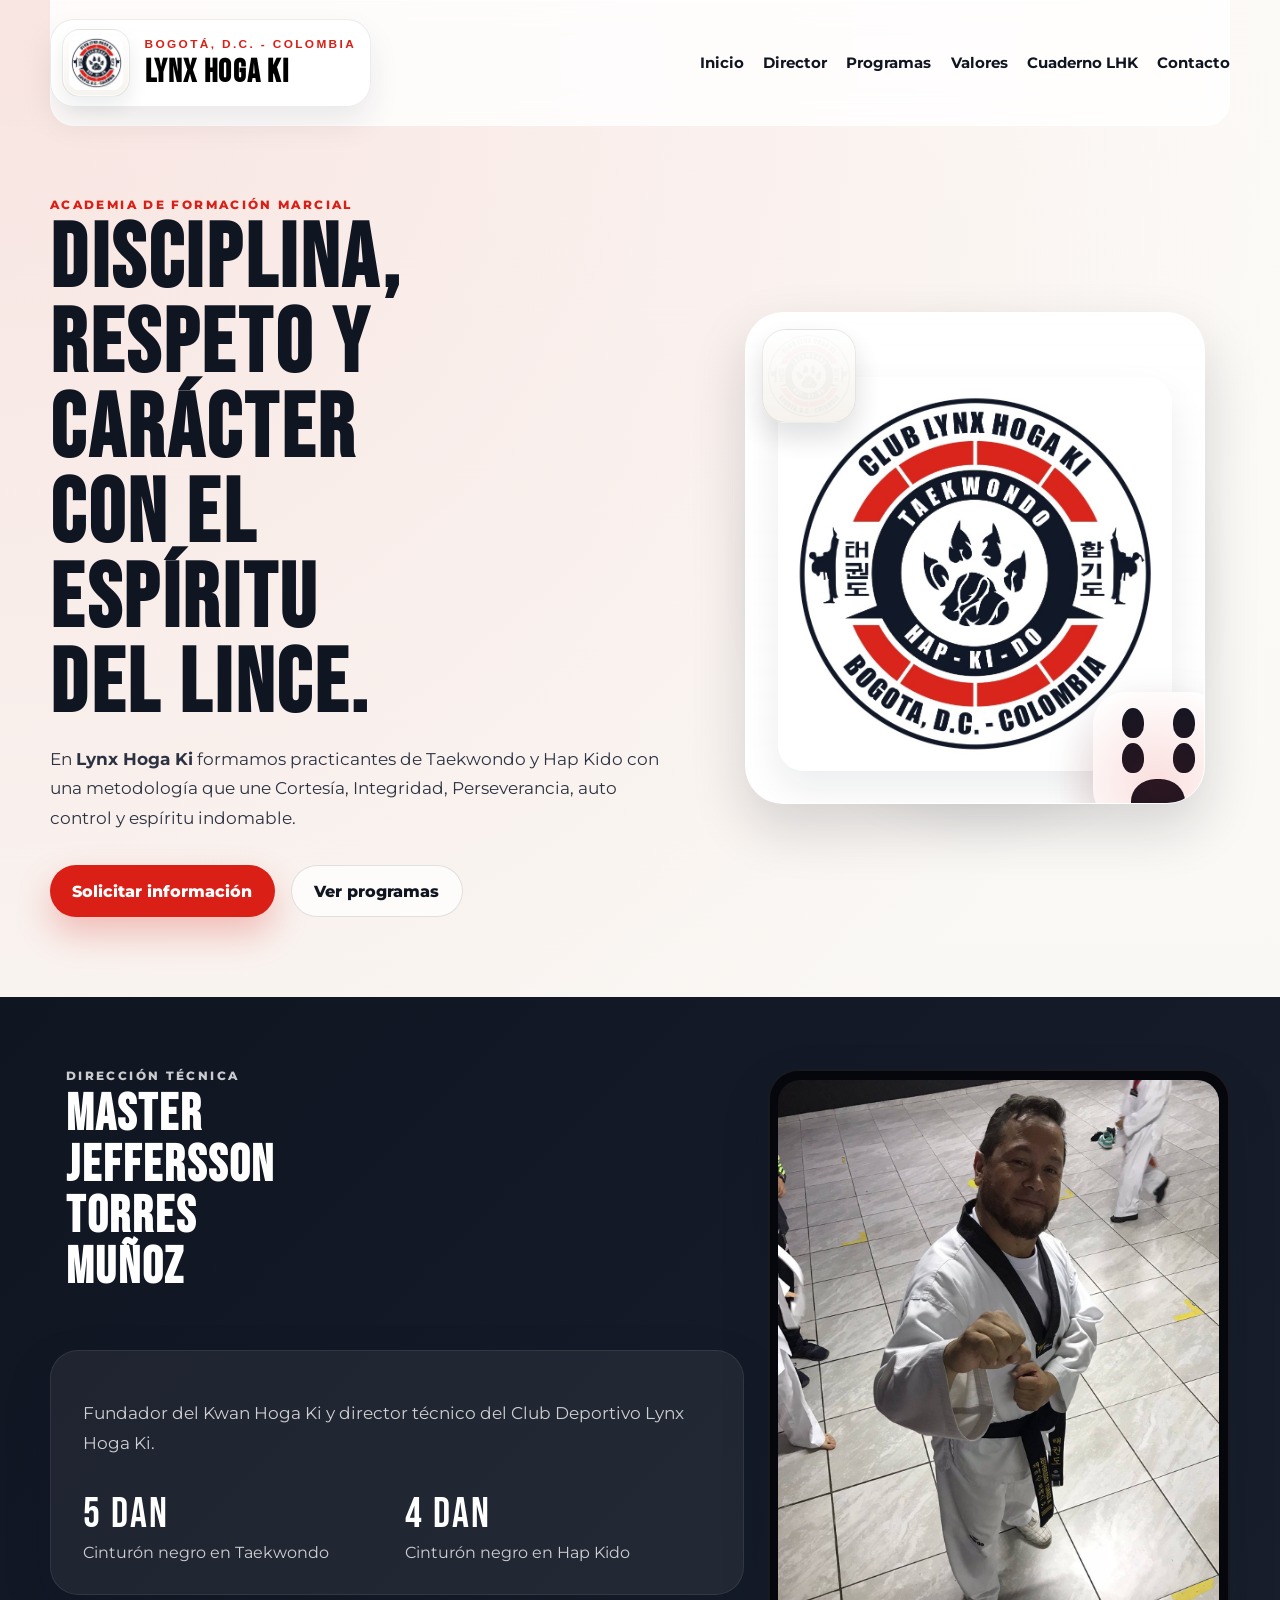
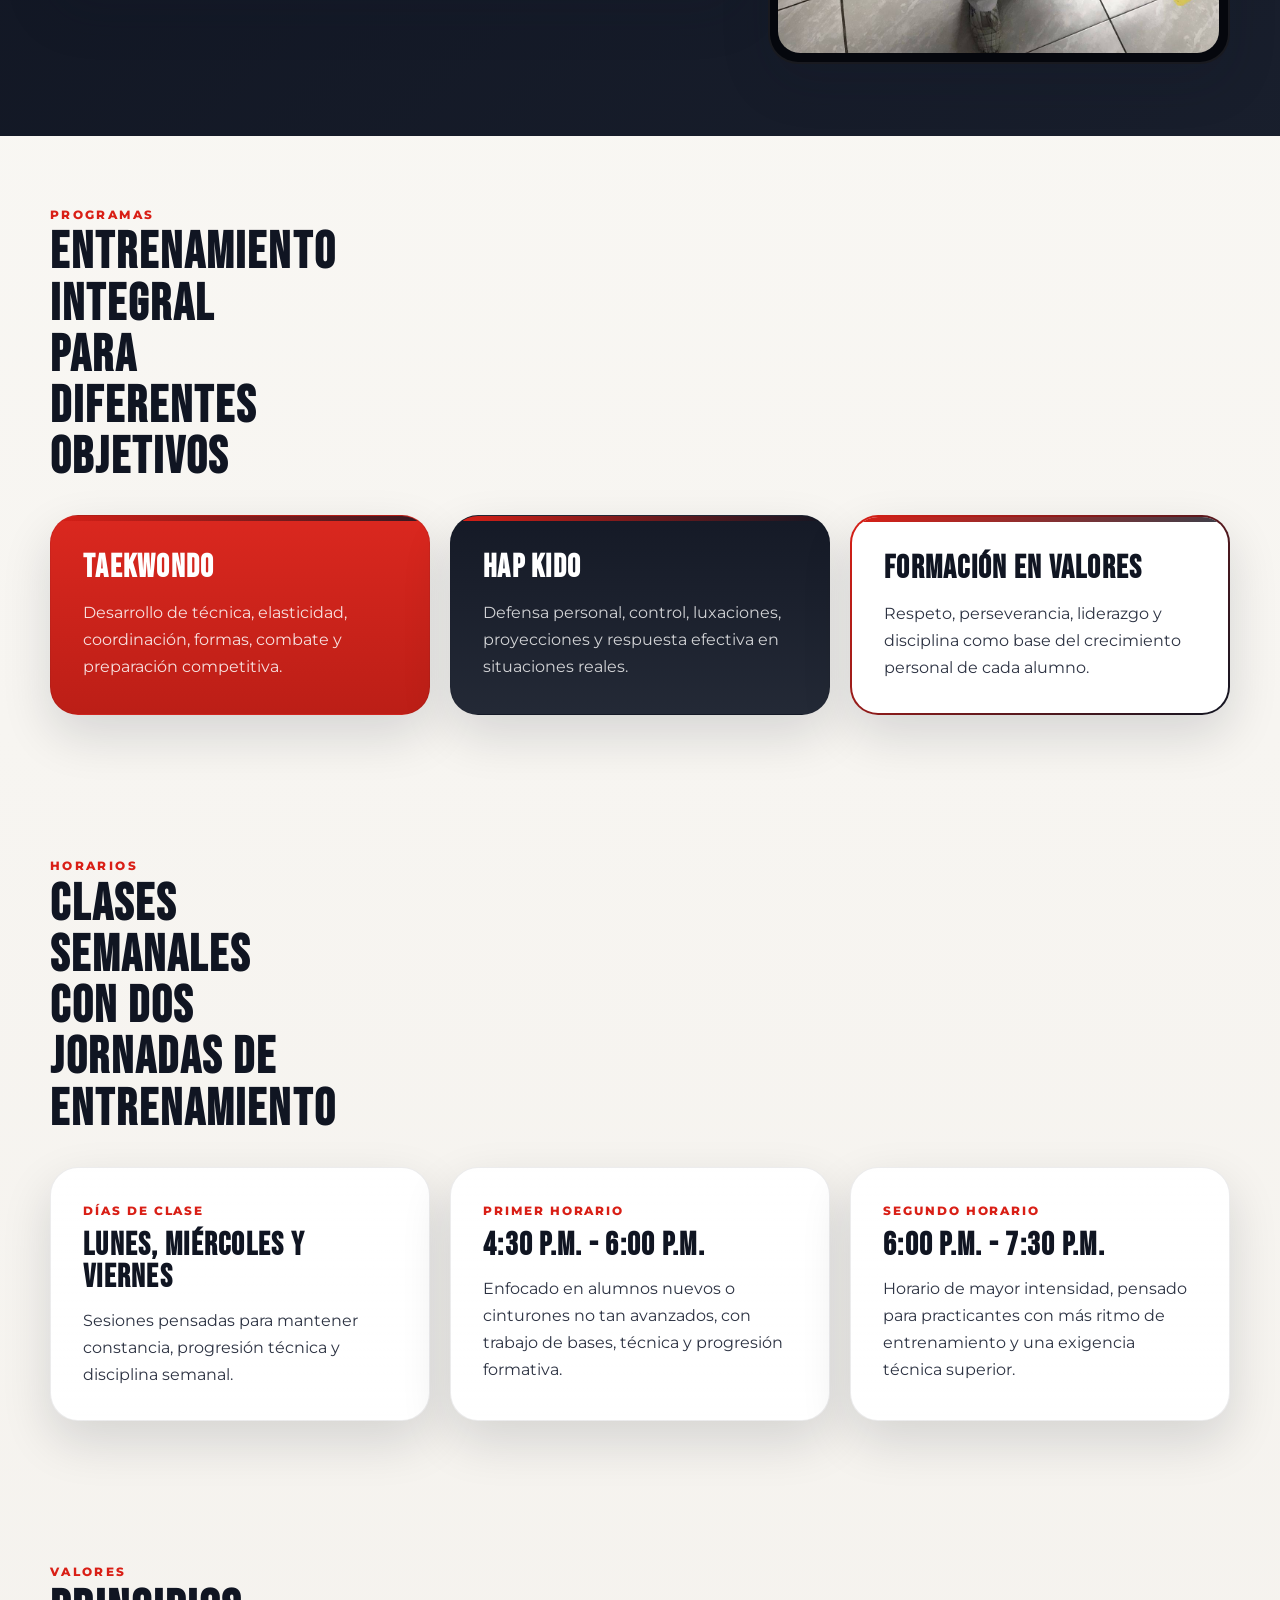
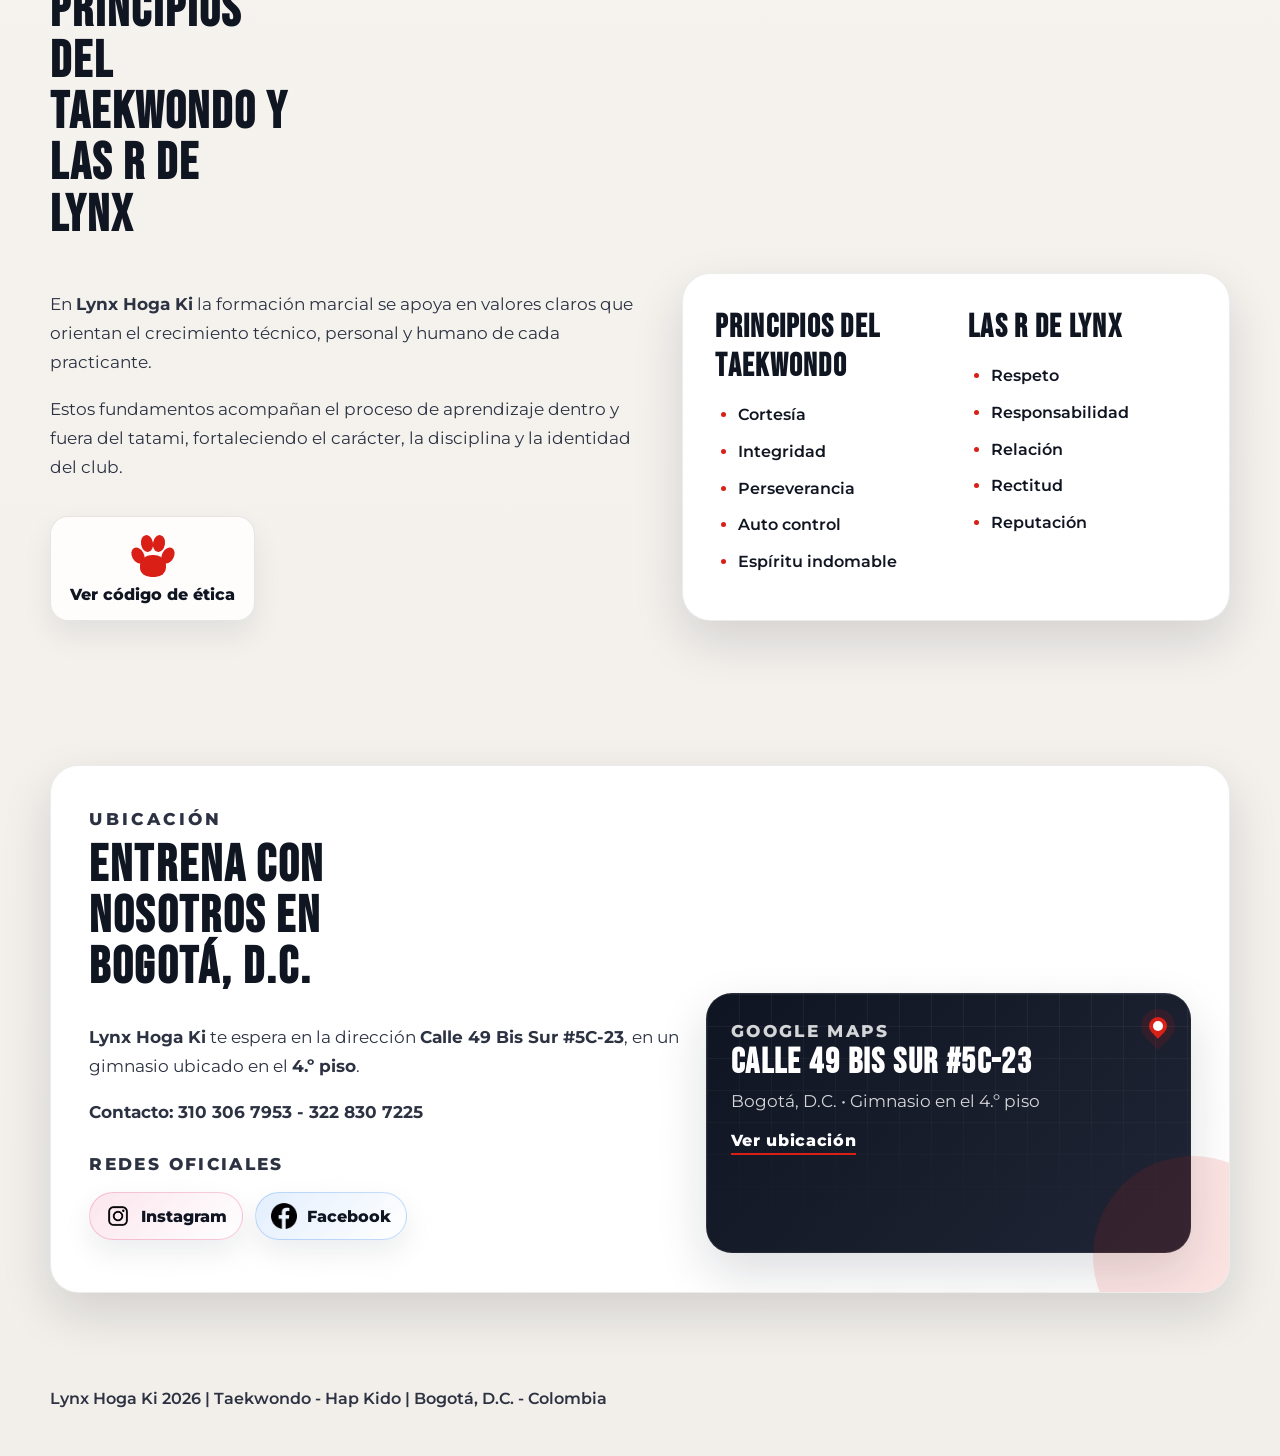
<file: index.html>
<!DOCTYPE html>
<html lang="es">
<head>
  <meta charset="UTF-8">
  <meta name="viewport" content="width=device-width, initial-scale=1.0">
  <title>Lynx Hoga Ki | Academia de Taekwondo y Hapkido</title>
  <meta
    name="description"
    content="Academia Lynx Hoga Ki en Bogotá, D.C. Formación en Taekwondo y Hap Kido bajo la dirección del Master Jeffersson Torres Muñoz."
  >
  <link rel="icon" type="image/png" href="favicon.png">
  <link rel="preconnect" href="https://fonts.googleapis.com">
  <link rel="preconnect" href="https://fonts.gstatic.com" crossorigin>
  <link href="https://fonts.googleapis.com/css2?family=Bebas+Neue&family=Montserrat:wght@400;500;600;700;800&display=swap" rel="stylesheet">
  <link rel="stylesheet" href="styles.css">
</head>
<body>
  <header class="site-header">
    <div class="brand-menu">
      <button
        class="brand-menu-toggle"
        type="button"
        aria-expanded="false"
        aria-controls="brand-menu-panel"
        aria-label="Abrir menú del club"
      >
        <div class="brand">
          <img src="Lynx.jpg" alt="Logo del club Lynx Hoga Ki">
          <div>
            <p class="eyebrow">Bogotá, D.C. - Colombia</p>
            <h1>Lynx Hoga Ki</h1>
          </div>
        </div>
      </button>
      <div id="brand-menu-panel" class="brand-menu-panel">
        <a href="index.html">Inicio</a>
        <a href="album-fotos.html">Álbum de fotos</a>
        <a href="cronograma.html">Cronograma</a>
        <a href="cuaderno_LHK.html">Cuaderno LHK</a>
        <a href="profesores.html">Equipo formativo</a>
      </div>
    </div>
    <nav id="site-nav" class="site-nav">
      <a href="#inicio">Inicio</a>
      <a href="#director">Director</a>
      <a href="#programas">Programas</a>
      <a href="#filosofia">Valores</a>
      <a href="cuaderno_LHK.html">Cuaderno LHK</a>
      <a href="#contacto">Contacto</a>
    </nav>
  </header>

  <main>
    <section id="inicio" class="hero">
      <div class="hero-copy">
        <p class="eyebrow">Academia de formación marcial</p>
        <h2>Disciplina, respeto y carácter con el espíritu del lince.</h2>
        <p class="hero-text">
          En <strong>Lynx Hoga Ki</strong> formamos practicantes de Taekwondo y Hap Kido
          con una metodología que une Cortesía, Integridad, Perseverancia, auto control y espíritu indomable.
        </p>
        <div class="hero-actions">
          <a class="button button-primary" href="#contacto">Solicitar información</a>
          <a class="button button-secondary" href="#programas">Ver programas</a>
        </div>
      </div>

      <div class="hero-visual">
        <div class="hero-ring"></div>
        <div class="hero-card">
          <img src="Lynx.jpg" alt="Emblema oficial de Lynx Hoga Ki">
          <div class="lynx-mark" aria-hidden="true">
            <span></span>
            <span></span>
            <span></span>
            <span></span>
            <span class="pad"></span>
          </div>
        </div>
      </div>
    </section>

    <section id="director" class="section section-dark director">
      <div class="director-grid">
        <div class="director-copy">
          <div class="section-heading">
            <p class="eyebrow">Dirección técnica</p>
            <h2>Master Jeffersson Torres Muñoz</h2>
          </div>
          <article class="director-card">
            <p class="director-lead">
              Fundador del Kwan Hoga Ki y director técnico del Club Deportivo Lynx Hoga Ki.
            </p>
            <div class="rank-list">
              <div>
                <span class="rank-value">5 Dan</span>
                <span class="rank-label">Cinturón negro en Taekwondo</span>
              </div>
              <div>
                <span class="rank-value">4 Dan</span>
                <span class="rank-label">Cinturón negro en Hap Kido</span>
              </div>
            </div>
          </article>
        </div>
        <figure class="director-photo-frame">
          <img src="master.jpg" alt="Master Jeffersson Torres Muñoz en uniforme de Taekwondo">
        </figure>
      </div>
    </section>

    <section id="programas" class="section programs">
      <div class="section-heading">
        <p class="eyebrow">Programas</p>
        <h2>Entrenamiento integral para diferentes objetivos</h2>
      </div>
      <div class="card-grid">
        <article class="info-card accent-red">
          <h3>Taekwondo</h3>
          <p>
            Desarrollo de técnica, elasticidad, coordinación, formas, combate y preparación competitiva.
          </p>
        </article>
        <article class="info-card accent-black">
          <h3>Hap Kido</h3>
          <p>
            Defensa personal, control, luxaciones, proyecciones y respuesta efectiva en situaciones reales.
          </p>
        </article>
        <article class="info-card accent-outline">
          <h3>Formación en valores</h3>
          <p>
            Respeto, perseverancia, liderazgo y disciplina como base del crecimiento personal de cada alumno.
          </p>
        </article>
      </div>
    </section>

    <section class="section schedule">
      <div class="section-heading">
        <p class="eyebrow">Horarios</p>
        <h2>Clases semanales con dos jornadas de entrenamiento</h2>
      </div>
      <div class="schedule-grid">
        <article class="schedule-card">
          <span class="schedule-label">Días de clase</span>
          <h3>Lunes, Miércoles y Viernes</h3>
          <p>Sesiones pensadas para mantener constancia, progresión técnica y disciplina semanal.</p>
        </article>
        <article class="schedule-card">
          <span class="schedule-label">Primer horario</span>
          <h3>4:30 p.m. - 6:00 p.m.</h3>
          <p>Enfocado en alumnos nuevos o cinturones no tan avanzados, con trabajo de bases, técnica y progresión formativa.</p>
        </article>
        <article class="schedule-card">
          <span class="schedule-label">Segundo horario</span>
          <h3>6:00 p.m. - 7:30 p.m.</h3>
          <p>Horario de mayor intensidad, pensado para practicantes con más ritmo de entrenamiento y una exigencia técnica superior.</p>
        </article>
      </div>
    </section>

    <section id="filosofia" class="section philosophy">
      <div class="section-heading">
        <p class="eyebrow">Valores</p>
        <h2>Principios del Taekwondo y las R de Lynx</h2>
      </div>
      <div class="philosophy-layout">
        <div class="philosophy-text">
          <p>
            En <strong>Lynx Hoga Ki</strong> la formación marcial se apoya en valores claros que orientan
            el crecimiento técnico, personal y humano de cada practicante.
          </p>
          <p>
            Estos fundamentos acompañan el proceso de aprendizaje dentro y fuera del tatami, fortaleciendo
            el carácter, la disciplina y la identidad del club.
          </p>
          <button class="ethics-button" type="button" aria-haspopup="dialog" data-ethics-open>
            <span class="paw-icon" aria-hidden="true">
              <span></span>
              <span></span>
              <span></span>
              <span></span>
              <span></span>
            </span>
            <span>Ver código de ética</span>
          </button>
        </div>
        <div class="principles-panel">
          <div class="principles-list">
            <h3>Principios del Taekwondo</h3>
            <ul>
              <li>Cortesía</li>
              <li>Integridad</li>
              <li>Perseverancia</li>
              <li>Auto control</li>
              <li>Espíritu indomable</li>
            </ul>
          </div>
          <div class="principles-list">
            <h3>Las R de Lynx</h3>
            <ul>
              <li>Respeto</li>
              <li>Responsabilidad</li>
              <li>Relación</li>
              <li>Rectitud</li>
              <li>Reputación</li>
            </ul>
          </div>
        </div>
      </div>
    </section>

    <section id="contacto" class="section cta">
      <div class="cta-box">
        <p class="eyebrow">Ubicación</p>
        <h2>Entrena con nosotros en Bogotá, D.C.</h2>
        <div class="location-layout">
          <div class="location-copy">
            <p>
              <strong>Lynx Hoga Ki</strong> te espera en la dirección
              <strong>Calle 49 Bis Sur #5C-23</strong>, en un gimnasio ubicado en el <strong>4.º piso</strong>.
            </p>
            <p class="contact-lines">
              <strong>Contacto:</strong> 310 306 7953 - 322 830 7225
            </p>
            <div class="social-links" aria-label="Redes sociales oficiales del club">
              <p class="social-label">Redes oficiales</p>
              <div class="social-list">
                <a
                  href="https://www.instagram.com/lynx_hoga_ki/"
                  target="_blank"
                  rel="noopener noreferrer"
                  aria-label="Abrir Instagram oficial de Lynx Hoga Ki"
                >
                  <img src="instagram.webp" alt="">
                  <span>Instagram</span>
                </a>
                <a
                  href="https://www.facebook.com/lince.seoul"
                  target="_blank"
                  rel="noopener noreferrer"
                  aria-label="Abrir Facebook oficial del club"
                >
                  <img src="facebook.png" alt="">
                  <span>Facebook</span>
                </a>
              </div>
            </div>
          </div>
          <a
            class="map-card"
            href="https://www.google.com/maps/search/?api=1&query=Calle+49+Bis+Sur+%235C-23+Bogota+Colombia"
            target="_blank"
            rel="noopener noreferrer"
            aria-label="Abrir ubicación de Lynx Hoga Ki en Google Maps"
          >
            <span class="map-pin"></span>
            <span class="map-grid"></span>
            <div class="map-card-content">
              <p class="map-label">Google Maps</p>
              <h3>Calle 49 Bis Sur #5C-23</h3>
              <p>Bogotá, D.C. • Gimnasio en el 4.º piso</p>
              <span class="map-link">Ver ubicación</span>
            </div>
          </a>
        </div>
      </div>
    </section>
  </main>

  <footer class="site-footer">
    <p>Lynx Hoga Ki <span id="year"></span> | Taekwondo - Hap Kido | Bogotá, D.C. - Colombia</p>
  </footer>

  <div class="ethics-modal" id="ethics-modal" aria-hidden="true">
    <div class="ethics-modal-card" role="dialog" aria-modal="true" aria-labelledby="ethics-title">
      <button class="ethics-close" type="button" aria-label="Cerrar código de ética">X</button>
      <p class="eyebrow">Lynx Hoga Ki</p>
      <h2 id="ethics-title">Código de ética</h2>
      <img src="codigo-etica-lynx.jpeg" alt="Código de ética del Club Deportivo Lynx Hoga Ki">
    </div>
  </div>

  <script src="script.js"></script>
</body>
</html>
</file>
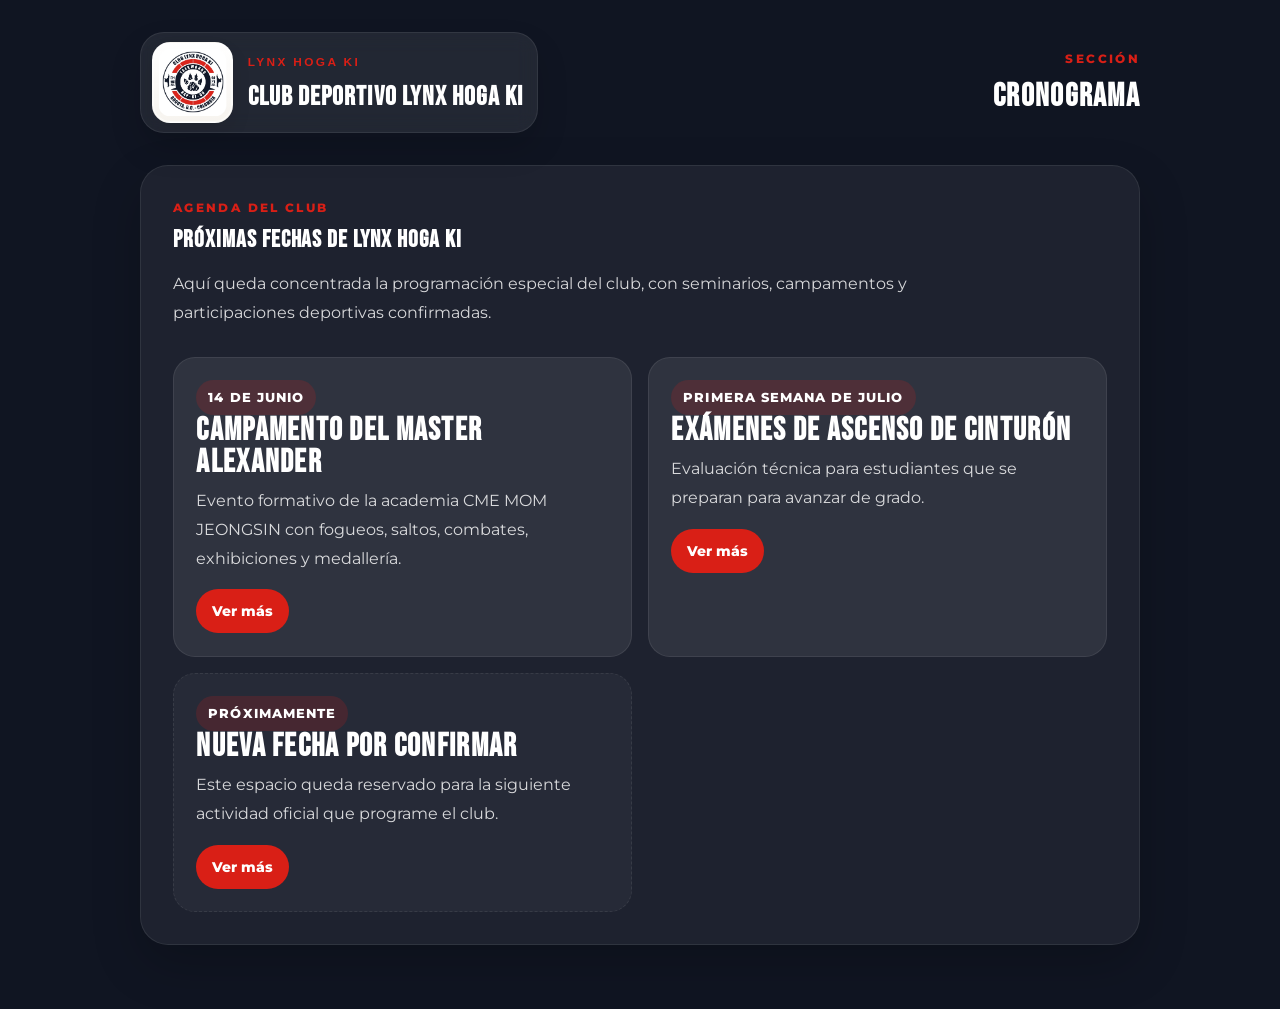
<file: cronograma.html>
<!DOCTYPE html>
<html lang="es">
<head>
  <meta charset="UTF-8">
  <meta name="viewport" content="width=device-width, initial-scale=1.0">
  <title>Cronograma | Lynx Hoga Ki</title>
  <link rel="icon" type="image/png" href="favicon.png">
  <link rel="preconnect" href="https://fonts.googleapis.com">
  <link rel="preconnect" href="https://fonts.gstatic.com" crossorigin>
  <link href="https://fonts.googleapis.com/css2?family=Bebas+Neue&family=Montserrat:wght@400;500;600;700;800&display=swap" rel="stylesheet">
  <style>
    body { margin: 0; font-family: "Montserrat", sans-serif; background: #101522; color: #fff; }
    .wrap { width: min(calc(100% - 2rem), 1000px); margin: 0 auto; padding: 2rem 0 4rem; }
    h1, h2 { margin: 0; font-family: "Bebas Neue", sans-serif; letter-spacing: .04em; }
    .eyebrow { text-transform: uppercase; letter-spacing: .2em; font-size: .74rem; font-weight: 800; color: #d91f16; margin: 0 0 .4rem; }
    .top { display: flex; justify-content: space-between; align-items: center; gap: 1rem; margin-bottom: 2rem; }
    .brand {
      display:flex;
      align-items:center;
      gap:.9rem;
      padding:.55rem .85rem .55rem .7rem;
      border-radius:24px;
      background:rgba(255,255,255,.08);
      border:1px solid rgba(255,255,255,.08);
      box-shadow:0 16px 32px rgba(0,0,0,.14);
      backdrop-filter: blur(10px);
    }
    .brand > div { display:grid; gap:.06rem; }
    .brand img {
      width:68px;
      height:68px;
      border-radius:18px;
      border:1px solid rgba(255,255,255,.12);
      background:
        linear-gradient(180deg, rgba(255,255,255,.98), rgba(246,243,238,.96)),
        #fff;
      box-shadow:
        inset 0 0 0 1px rgba(255,255,255,.62),
        0 10px 20px rgba(0,0,0,.08);
      padding:.35rem;
    }
    .brand-menu { position: relative; }
    .brand-menu-toggle { border:0; padding:0; background:transparent; text-align:left; cursor:pointer; color:inherit; }
    .brand-menu-panel {
      position: absolute; top: calc(100% + .8rem); left: 0; min-width: 220px; padding: .8rem; display: none;
      flex-direction: column; gap: .35rem; background: rgba(255,255,255,.98); border: 1px solid rgba(16,21,34,.08);
      border-radius: 22px; box-shadow: 0 24px 40px rgba(0,0,0,.24);
    }
    .brand-menu-panel.open { display: flex; }
    .brand-menu-panel a {
      text-decoration: none; color: #101522; padding: .8rem .9rem; border-radius: 14px; font-weight: 700;
    }
    .brand-menu-panel a:hover { background: rgba(217,31,22,.08); color: #b9150d; }
    .page-title { text-align:right; }
    .panel { background: rgba(255,255,255,.06); border-radius: 28px; padding: 2rem; box-shadow: 0 20px 50px rgba(0,0,0,.2); border: 1px solid rgba(255,255,255,.08); }
    p { line-height: 1.8; color: rgba(255,255,255,.82); }
    .intro { max-width: 760px; margin-bottom: 1.8rem; }
    .schedule-grid { display: grid; grid-template-columns: repeat(2, minmax(0, 1fr)); gap: 1rem; }
    .schedule-card {
      padding: 1.4rem;
      border-radius: 22px;
      background: rgba(255,255,255,.08);
      border: 1px solid rgba(255,255,255,.08);
    }
    .schedule-date {
      display: inline-block;
      margin: 0 0 .8rem;
      padding: .35rem .75rem;
      border-radius: 999px;
      background: rgba(217,31,22,.18);
      color: #fff;
      font-size: .82rem;
      font-weight: 800;
      letter-spacing: .08em;
      text-transform: uppercase;
    }
    .schedule-card h2 {
      font-size: 2rem;
      line-height: 1;
      margin-bottom: .5rem;
    }
    .schedule-card p {
      margin: 0;
    }
    .schedule-action {
      display: inline-flex;
      align-items: center;
      justify-content: center;
      margin-top: 1rem;
      min-height: 44px;
      padding: .7rem 1rem;
      border: 0;
      border-radius: 999px;
      background: #d91f16;
      color: #fff;
      font: inherit;
      font-size: .88rem;
      font-weight: 800;
      cursor: pointer;
      transition: background 180ms ease, transform 180ms ease;
    }
    .schedule-action:hover,
    .schedule-action:focus-visible {
      background: #b9150d;
      transform: translateY(-1px);
    }
    .schedule-details {
      display: none;
      margin-top: 1rem;
      padding-top: 1rem;
      border-top: 1px solid rgba(255,255,255,.12);
    }
    .schedule-details.open {
      display: block;
    }
    .schedule-details p + p {
      margin-top: .7rem;
    }
    .schedule-details a {
      color: #fff;
      font-weight: 800;
      text-decoration: underline;
      text-decoration-color: rgba(217,31,22,.75);
      text-underline-offset: .18rem;
    }
    .event-modal {
      position: fixed;
      inset: 0;
      z-index: 50;
      display: none;
      align-items: center;
      justify-content: center;
      padding: 1.2rem;
      background: rgba(5,7,13,.78);
      backdrop-filter: blur(10px);
    }
    .event-modal.open {
      display: flex;
    }
    .event-modal-card {
      position: relative;
      width: min(920px, 100%);
      max-height: min(88vh, 820px);
      overflow: auto;
      padding: 1.6rem;
      border-radius: 24px;
      background: #151b2b;
      border: 1px solid rgba(255,255,255,.12);
      box-shadow: 0 28px 70px rgba(0,0,0,.38);
    }
    .event-close {
      position: absolute;
      top: .9rem;
      right: .9rem;
      width: 44px;
      height: 44px;
      border: 0;
      border-radius: 50%;
      background: rgba(255,255,255,.1);
      color: #fff;
      font-size: 1.2rem;
      font-weight: 800;
      cursor: pointer;
    }
    .event-close:hover,
    .event-close:focus-visible {
      background: #d91f16;
    }
    .event-modal h2 {
      padding-right: 2.6rem;
      font-size: clamp(2.2rem, 5vw, 3.4rem);
      line-height: 1;
    }
    .event-meta {
      display: grid;
      grid-template-columns: repeat(2, minmax(0, 1fr));
      gap: .8rem;
      margin: 1.2rem 0;
    }
    .event-meta div {
      padding: .85rem 1rem;
      border-radius: 16px;
      background: rgba(255,255,255,.07);
      border: 1px solid rgba(255,255,255,.08);
    }
    .event-meta span {
      display: block;
      margin-bottom: .2rem;
      color: rgba(255,255,255,.62);
      font-size: .72rem;
      font-weight: 800;
      letter-spacing: .12em;
      text-transform: uppercase;
    }
    .event-meta strong {
      color: #fff;
    }
    .event-location {
      position: relative;
      display: block;
      min-height: 150px;
      margin: 1rem 0;
      padding: 1rem;
      border-radius: 18px;
      overflow: hidden;
      background:
        linear-gradient(135deg, rgba(217,31,22,.92), rgba(16,21,34,.96)),
        #101522;
      color: #fff;
      border: 1px solid rgba(255,255,255,.12);
      box-shadow: 0 18px 38px rgba(0,0,0,.22);
    }
    .event-location::before {
      content: "";
      position: absolute;
      inset: 0;
      background-image:
        linear-gradient(rgba(255,255,255,.08) 1px, transparent 1px),
        linear-gradient(90deg, rgba(255,255,255,.08) 1px, transparent 1px);
      background-size: 28px 28px;
      opacity: .55;
      mask-image: linear-gradient(180deg, rgba(0,0,0,.9), transparent);
    }
    .event-location-pin {
      position: absolute;
      top: 1rem;
      right: 1rem;
      width: 18px;
      height: 18px;
      background: #fff;
      border-radius: 50% 50% 50% 0;
      transform: rotate(-45deg);
      box-shadow: 0 0 0 8px rgba(255,255,255,.14);
    }
    .event-location-pin::after {
      content: "";
      position: absolute;
      inset: 4px;
      border-radius: 50%;
      background: #d91f16;
    }
    .event-location-content {
      position: relative;
      z-index: 1;
      display: grid;
      gap: .35rem;
      align-content: end;
      min-height: 118px;
    }
    .event-location-label {
      margin: 0;
      color: rgba(255,255,255,.72);
      font-size: .72rem;
      font-weight: 800;
      letter-spacing: .14em;
      text-transform: uppercase;
    }
    .event-location strong {
      display: block;
      max-width: 640px;
      font-family: "Bebas Neue", sans-serif;
      font-size: clamp(1.8rem, 4vw, 2.45rem);
      line-height: 1;
      letter-spacing: .04em;
    }
    .event-location-link {
      width: fit-content;
      margin-top: .4rem;
      padding-bottom: .15rem;
      border-bottom: 2px solid #fff;
      font-weight: 800;
    }
    .event-phases {
      display: grid;
      grid-template-columns: repeat(3, minmax(0, 1fr));
      gap: .8rem;
      margin-top: 1rem;
    }
    .event-phase {
      padding: 1rem;
      border-radius: 16px;
      background: rgba(255,255,255,.07);
      border: 1px solid rgba(255,255,255,.08);
    }
    .event-phase h3 {
      margin: 0 0 .45rem;
      font-family: "Bebas Neue", sans-serif;
      font-size: 1.7rem;
      letter-spacing: .04em;
      line-height: 1;
    }
    .event-phase p {
      margin: 0;
      font-size: .94rem;
      line-height: 1.65;
    }
    .event-album-toggle {
      display: inline-flex;
      align-items: center;
      justify-content: center;
      min-height: 46px;
      margin-top: 1rem;
      padding: .75rem 1rem;
      border: 0;
      border-radius: 999px;
      background: #fff;
      color: #101522;
      font: inherit;
      font-weight: 800;
      cursor: pointer;
    }
    .event-album {
      display: none;
      grid-template-columns: repeat(2, minmax(0, 1fr));
      gap: .8rem;
      margin-top: 1rem;
    }
    .event-album.open {
      display: grid;
    }
    .event-album img {
      width: 100%;
      aspect-ratio: 16 / 10;
      object-fit: cover;
      border-radius: 16px;
      border: 1px solid rgba(255,255,255,.12);
    }
    .schedule-card.pending {
      background: rgba(255,255,255,.04);
      border-style: dashed;
    }
    @media (max-width: 760px) {
      .schedule-grid { grid-template-columns: 1fr; }
      .panel { padding: 1.4rem; }
      .event-modal-card { padding: 1.2rem; }
      .event-meta,
      .event-phases,
      .event-album { grid-template-columns: 1fr; }
    }
  </style>
</head>
<body>
  <div class="wrap">
    <div class="top">
      <div class="brand-menu">
        <button class="brand-menu-toggle" type="button" aria-expanded="false" aria-controls="brand-menu-panel-cronograma" aria-label="Abrir menú del club">
          <div class="brand">
            <img src="Lynx.jpg" alt="Logo de Lynx Hoga Ki">
            <div>
              <p class="eyebrow">Lynx Hoga Ki</p>
              <h1>Club Deportivo Lynx Hoga Ki</h1>
            </div>
          </div>
        </button>
        <div id="brand-menu-panel-cronograma" class="brand-menu-panel">
          <a href="index.html">Inicio</a>
          <a href="album-fotos.html">Álbum de fotos</a>
          <a href="cronograma.html">Cronograma</a>
          <a href="cuaderno_LHK.html">Cuaderno LHK</a>
          <a href="profesores.html">Equipo formativo</a>
        </div>
      </div>
      <div class="page-title">
        <p class="eyebrow">Sección</p>
        <h1>Cronograma</h1>
      </div>
    </div>
    <section class="panel">
      <div class="intro">
        <p class="eyebrow">Agenda del club</p>
        <h2>Próximas fechas de Lynx Hoga Ki</h2>
        <p>Aquí queda concentrada la programación especial del club, con seminarios, campamentos y participaciones deportivas confirmadas.</p>
      </div>
      <div class="schedule-grid">
        <article class="schedule-card">
          <p class="schedule-date">14 de Junio</p>
          <h2>Campamento del Master Alexander</h2>
          <p>Evento formativo de la academia CME MOM JEONGSIN con fogueos, saltos, combates, exhibiciones y medallería.</p>
          <button class="schedule-action" type="button" data-event-modal="master-event-modal">Ver más</button>
          <div class="schedule-details">
            <p>Encuentro de la academia CME MOM JEONGSIN dirigido por el Master Alexander, pensado especialmente para el desarrollo del estudiante mediante retos técnicos, preparación física, disciplina y participación deportiva.</p>
            <p>Incluye fogueos, salto alto, salto largo, combates y exhibiciones de escuelas y academias, con premiación por medallería para reconocer el esfuerzo de los participantes.</p>
            <p>También busca fortalecer el trabajo en equipo, la convivencia y el intercambio con practicantes de otras academias.</p>
          </div>
        </article>
        <article class="schedule-card">
          <p class="schedule-date">Primera semana de julio</p>
          <h2>Exámenes de ascenso de cinturón</h2>
          <p>Evaluación técnica para estudiantes que se preparan para avanzar de grado.</p>
          <button class="schedule-action" type="button" data-event-modal="exam-event-modal">Ver más</button>
          <div class="schedule-details">
            <p>Los practicantes presentarán el proceso trabajado en clase: técnica base, formas, defensa, disciplina, actitud y dominio correspondiente a su nivel.</p>
          </div>
        </article>
        <article class="schedule-card pending">
          <p class="schedule-date">Próximamente</p>
          <h2>Nueva fecha por confirmar</h2>
          <p>Este espacio queda reservado para la siguiente actividad oficial que programe el club.</p>
          <button class="schedule-action" type="button" aria-expanded="false">Ver más</button>
          <div class="schedule-details">
            <p>Cuando el club confirme la siguiente actividad, aquí se agrega el lugar, horarios, requisitos y recomendaciones para los participantes.</p>
          </div>
        </article>
      </div>
    </section>
  </div>
  <div class="event-modal" id="master-event-modal" aria-hidden="true">
    <div class="event-modal-card" role="dialog" aria-modal="true" aria-labelledby="master-event-title">
      <button class="event-close" type="button" aria-label="Cerrar ventana">X</button>
      <p class="eyebrow">Campamento formativo</p>
      <h2 id="master-event-title">Campamento del Master Alexander</h2>
      <div class="event-meta">
        <div>
          <span>Fecha</span>
          <strong>14 de junio</strong>
        </div>
        <div>
          <span>Lugar</span>
          <strong>Coliseo - Colegio Sede A Kennedy</strong>
        </div>
      </div>
      <a
        class="event-location"
        href="https://www.google.com/maps/search/?api=1&query=Coliseo+Colegio+Sede+A+Kennedy+Calle+5+Sur+72A-69+Bogota"
        target="_blank"
        rel="noopener noreferrer"
        aria-label="Abrir ubicación del Campamento del Master Alexander en Google Maps"
      >
        <span class="event-location-pin"></span>
        <span class="event-location-content">
          <span class="event-location-label">Google Maps</span>
          <strong>Calle 5 Sur 72A-69</strong>
          <span class="event-location-link">Ver ubicación</span>
        </span>
      </a>
      <p>Evento de la academia CME MOM JEONGSIN dirigido por el Master Alexander, pensado especialmente para el desarrollo del estudiante a través de retos técnicos, preparación física, disciplina, convivencia y participación deportiva.</p>
      <p>Incluye fogueos, salto alto, salto largo, combates y exhibiciones de escuelas y academias, con premiación por medallería para reconocer el esfuerzo, la actitud y el crecimiento de los participantes.</p>
      <p>También fortalece el trabajo en equipo, la integración del club y la convivencia con practicantes de otras academias.</p>
      <button class="event-album-toggle" type="button" aria-expanded="false" data-close-label="Ocultar campamentos anteriores">Ver campamentos anteriores</button>
      <div class="event-album" aria-label="Álbum del Campamento del Master Alexander">
        <img loading="lazy" src="master-alexander-01.jpeg" alt="Campamento del Master Alexander, actividad anterior 1">
        <img loading="lazy" src="master-alexander-02.jpeg" alt="Campamento del Master Alexander, actividad anterior 2">
        <img loading="lazy" src="master-alexander-03.jpeg" alt="Campamento del Master Alexander, actividad anterior 3">
        <img loading="lazy" src="master-alexander-04.jpeg" alt="Campamento del Master Alexander, actividad anterior 4">
        <img loading="lazy" src="master-alexander-05.jpeg" alt="Campamento del Master Alexander, actividad anterior 5">
        <img loading="lazy" src="master-alexander-06.jpeg" alt="Campamento del Master Alexander, actividad anterior 6">
        <img loading="lazy" src="master-alexander-07.jpeg" alt="Campamento del Master Alexander, actividad anterior 7">
        <img loading="lazy" src="master-alexander-08.jpeg" alt="Campamento del Master Alexander, actividad anterior 8">
        <img loading="lazy" src="master-alexander-09.jpeg" alt="Campamento del Master Alexander, actividad anterior 9">
        <img loading="lazy" src="master-alexander-10.jpeg" alt="Campamento del Master Alexander, actividad anterior 10">
        <img loading="lazy" src="master-alexander-11.jpeg" alt="Campamento del Master Alexander, actividad anterior 11">
        <img loading="lazy" src="master-alexander-12.jpeg" alt="Campamento del Master Alexander, actividad anterior 12">
        <img loading="lazy" src="master-alexander-13.jpeg" alt="Campamento del Master Alexander, actividad anterior 13">
        <img loading="lazy" src="master-alexander-14.jpeg" alt="Campamento del Master Alexander, actividad anterior 14">
        <img loading="lazy" src="master-alexander-15.jpeg" alt="Campamento del Master Alexander, actividad anterior 15">
        <img loading="lazy" src="master-alexander-16.jpeg" alt="Campamento del Master Alexander, actividad anterior 16">
        <img loading="lazy" src="master-alexander-17.jpeg" alt="Campamento del Master Alexander, actividad anterior 17">
      </div>
    </div>
  </div>
  <div class="event-modal" id="exam-event-modal" aria-hidden="true">
    <div class="event-modal-card" role="dialog" aria-modal="true" aria-labelledby="exam-event-title">
      <button class="event-close" type="button" aria-label="Cerrar ventana">X</button>
      <p class="eyebrow">Evento del club</p>
      <h2 id="exam-event-title">Exámenes de ascenso de cinturón</h2>
      <div class="event-meta">
        <div>
          <span>Fecha</span>
          <strong>Primera semana de julio</strong>
        </div>
        <div>
          <span>Lugar</span>
          <strong>(No confirmado)</strong>
        </div>
      </div>
      <p>Durante la jornada se revisa técnica base, formas, defensa, actitud, disciplina y dominio correspondiente al nivel de cada practicante.</p>
      <p>Este espacio permite reconocer el proceso de entrenamiento, fortalecer la confianza del estudiante y acompañar su crecimiento dentro del club.</p>
      <div class="event-phases" aria-label="Fases del examen">
        <div class="event-phase">
          <h3>Fase física</h3>
          <p>Trabajo de resistencia, acondicionamiento, pateos y actividad física continua. La jornada puede durar entre 3 y 4 horas.</p>
        </div>
        <div class="event-phase">
          <h3>Fase práctica</h3>
          <p>Evaluación de técnicas, formas, desplazamientos, defensa y ejecución marcial según el grado del estudiante.</p>
        </div>
        <div class="event-phase">
          <h3>Fase teórica</h3>
          <p>Examen escrito para revisar conceptos, vocabulario, principios y conocimientos propios del proceso formativo.</p>
        </div>
      </div>
      <button class="event-album-toggle" type="button" aria-expanded="false" data-close-label="Ocultar exámenes anteriores">Ver exámenes anteriores</button>
      <div class="event-album" aria-label="Álbum de exámenes anteriores">
        <img loading="lazy" src="examenes-ascenso-1.jpg" alt="Estudiantes reunidos durante examen anterior de ascenso de cinturón">
        <img loading="lazy" src="examenes-ascenso-2.jpg" alt="Practicantes realizando técnica grupal en examen anterior">
        <img loading="lazy" src="examenes-ascenso-3.jpg" alt="Estudiantes formados en cancha durante examen de ascenso">
        <img loading="lazy" src="examenes-ascenso-4.jpg" alt="Grupo de estudiantes en práctica de examen de cinturón">
        <img loading="lazy" src="examenes-ascenso-5.jpeg" alt="Grupo de estudiantes y familias en jornada de examen de ascenso">
        <img loading="lazy" src="examenes-ascenso-6.jpeg" alt="Equipo de evaluación y practicantes durante examen de cinturón">
        <img loading="lazy" src="examenes-ascenso-7.jpeg" alt="Practicantes certificados en examen de ascenso del club">
        <img loading="lazy" src="examenes-ascenso-8.jpeg" alt="Estudiantes con certificados junto al equipo formativo">
        <img loading="lazy" src="examenes-ascenso-9.jpeg" alt="Grupo general con certificados al cierre del examen">
        <img loading="lazy" src="examenes-ascenso-10.jpeg" alt="Promovidos en formación durante jornada de examen">
        <img loading="lazy" src="examenes-ascenso-11.jpeg" alt="Mesa de maestros y jurados durante evaluación de ascenso">
        <img loading="lazy" src="examenes-ascenso-12.jpeg" alt="Estudiantes atentos a las indicaciones antes del examen">
        <img loading="lazy" src="examenes-ascenso-13.jpeg" alt="Profesores y aspirantes en jornada de ascenso de cinturón">
        <img loading="lazy" src="examenes-ascenso-14.jpeg" alt="Grupo amplio de alumnos con certificados obtenidos en el examen">
        <img loading="lazy" src="examenes-ascenso-15.jpeg" alt="Participantes del examen de ascenso posando con sus resultados">
        <img loading="lazy" src="examenes-ascenso-16.jpeg" alt="Participantes del examen de ascenso reunidos en ceremonia de graduación">
        <img loading="lazy" src="examenes-ascenso-17.jpeg" alt="Maestros y practicantes mostrando certificados en examen de ascenso">
        <img loading="lazy" src="examenes-ascenso-18.jpeg" alt="Equipo de examen con certificados y grados entregados">
        <img loading="lazy" src="examenes-ascenso-19.jpeg" alt="Estudiantes promovidos en fotografía grupal del examen">
        <img loading="lazy" src="examenes-ascenso-20.jpeg" alt="Jornada de examen con alumnos y certificados de ascenso">
        <img loading="lazy" src="examenes-ascenso-21.jpeg" alt="Grupo amplio de practicantes durante ceremonia de exámenes">
        <img loading="lazy" src="examenes-ascenso-22.jpeg" alt="Alumnos reunidos con sus grados obtenidos en examen">
        <img loading="lazy" src="examenes-ascenso-23.jpeg" alt="Practicantes formados durante evaluación de ascenso">
        <img loading="lazy" src="examenes-ascenso-24.jpeg" alt="Instructores presentes en la jornada de exámenes">
        <img loading="lazy" src="examenes-ascenso-25.jpeg" alt="Promovidos sosteniendo certificados en grupo de examen">
        <img loading="lazy" src="examenes-ascenso-26.jpeg" alt="Entrega de certificados durante examen de ascenso">
        <img loading="lazy" src="examenes-ascenso-27.jpeg" alt="Fotografía general de estudiantes y maestros en examen">
        <img loading="lazy" src="examenes-ascenso-28.jpeg" alt="Equipo evaluador reunido al cierre de la jornada">
        <img loading="lazy" src="examenes-ascenso-29.jpeg" alt="Alumnos atentos durante ceremonia de examen de cinturón">
        <img loading="lazy" src="examenes-ascenso-30.jpeg" alt="Profesores ubicados para la jornada de exámenes">
        <img loading="lazy" src="examenes-ascenso-31.jpeg" alt="Grupo de estudiantes listos para recibir ascenso">
        <img loading="lazy" src="examenes-ascenso-32.jpeg" alt="Formación general del club durante ceremonia de examen">
        <img loading="lazy" src="examenes-ascenso-33.jpeg" alt="Practicantes mostrando sus certificados en fotografía oficial">
        <img loading="lazy" src="examenes-ascenso-34.jpeg" alt="Ceremonia de examen con instructores, alumnos y familias">
        <img loading="lazy" src="examenes-ascenso-35.jpeg" alt="Sesión técnica previa a la entrega de cinturones">
        <img loading="lazy" src="examenes-ascenso-36.jpeg" alt="Entrega de cinturón a estudiante en examen de ascenso">
        <img loading="lazy" src="examenes-ascenso-37.jpeg" alt="Ascenso de cinturón infantil durante ceremonia oficial">
        <img loading="lazy" src="examenes-ascenso-38.jpeg" alt="Participantes ingresando para la ceremonia de exámenes">
        <img loading="lazy" src="examenes-ascenso-39.jpeg" alt="Cambio de cinturón durante evaluación del club">
        <img loading="lazy" src="examenes-ascenso-40.jpeg" alt="Entrega de cinturón a practicante juvenil del club">
        <img loading="lazy" src="examenes-ascenso-41.jpeg" alt="Cambio de cinturón a estudiante promovido en la jornada">
        <img loading="lazy" src="examenes-ascenso-42.jpeg" alt="Entrega ceremonial de grado con maestro del club">
        <img loading="lazy" src="examenes-ascenso-43.jpeg" alt="Ascenso de cinturón amarillo durante acto de graduación">
        <img loading="lazy" src="examenes-ascenso-44.jpeg" alt="Nueva promovida junto a instructora del examen">
        <img loading="lazy" src="examenes-ascenso-45.jpeg" alt="Cambio de grado a practicante infantil en ceremonia">
        <img loading="lazy" src="examenes-ascenso-46.jpeg" alt="Entrega de cinturón a estudiante del club Lynx Hoga Ki">
        <img loading="lazy" src="examenes-ascenso-47.jpeg" alt="Promovido posando junto a instructor después del ascenso">
        <img loading="lazy" src="examenes-ascenso-48.jpeg" alt="Ascenso de grado con supervisión del equipo técnico">
        <img loading="lazy" src="examenes-ascenso-49.jpeg" alt="Estudiante recibiendo cinturón durante jornada de examen">
        <img loading="lazy" src="examenes-ascenso-50.jpeg" alt="Niña promovida en ceremonia de ascenso del club">
        <img loading="lazy" src="examenes-ascenso-51.jpeg" alt="Entrega de cinturón verde durante examen de taekwondo">
        <img loading="lazy" src="examenes-ascenso-52.jpeg" alt="Momento de felicitación entre estudiante e instructora">
        <img loading="lazy" src="examenes-ascenso-53.jpeg" alt="Alumno recibiendo ajuste de cinturón en la ceremonia">

      </div>
    </div>
  </div>
  <script>
    const menuButton = document.querySelector(".brand-menu-toggle");
    const menuPanel = document.querySelector(".brand-menu-panel");
    if (menuButton && menuPanel) {
      menuButton.addEventListener("click", () => {
        const isOpen = menuPanel.classList.toggle("open");
        menuButton.setAttribute("aria-expanded", String(isOpen));
      });
      document.addEventListener("click", (event) => {
        const clickedInsideMenu = menuPanel.contains(event.target) || menuButton.contains(event.target);
        if (!clickedInsideMenu) {
          menuPanel.classList.remove("open");
          menuButton.setAttribute("aria-expanded", "false");
        }
      });
    }
    document.querySelectorAll(".schedule-card").forEach((card) => {
      const button = card.querySelector(".schedule-action");
      const details = card.querySelector(".schedule-details");
      if (!button || !details) return;

      button.addEventListener("click", () => {
        if (button.dataset.eventModal) {
          const modal = document.getElementById(button.dataset.eventModal);
          openEventModal(modal);
          return;
        }

        const isOpen = details.classList.toggle("open");
        button.setAttribute("aria-expanded", String(isOpen));
        button.textContent = isOpen ? "Ver menos" : "Ver más";
      });
    });

    function openEventModal(modal) {
      if (!modal) return;
      modal.classList.add("open");
      modal.setAttribute("aria-hidden", "false");
      document.body.style.overflow = "hidden";
    }

    function closeEventModal(modal) {
      if (!modal) return;
      modal.classList.remove("open");
      modal.setAttribute("aria-hidden", "true");
      document.body.style.overflow = "";
    }

    function closeAllEventModals() {
      document.querySelectorAll(".event-modal.open").forEach(closeEventModal);
    }

    document.querySelectorAll(".event-modal").forEach((modal) => {
      const closeButton = modal.querySelector(".event-close");
      if (closeButton) {
        closeButton.addEventListener("click", () => closeEventModal(modal));
      }

      modal.addEventListener("click", (event) => {
        if (event.target === modal) closeEventModal(modal);
      });
    });

    document.querySelectorAll(".event-album-toggle").forEach((albumToggle) => {
      const eventAlbum = albumToggle.parentElement.querySelector(".event-album");
      const openLabel = albumToggle.textContent;
      const closeLabel = albumToggle.dataset.closeLabel || "Ocultar galería";
      if (!eventAlbum) return;

      albumToggle.addEventListener("click", () => {
        const isOpen = eventAlbum.classList.toggle("open");
        albumToggle.setAttribute("aria-expanded", String(isOpen));
        albumToggle.textContent = isOpen ? closeLabel : openLabel;
      });
    });

    document.addEventListener("keydown", (event) => {
      if (event.key === "Escape") closeAllEventModals();
    });
  </script>
</body>
</html>
</file>
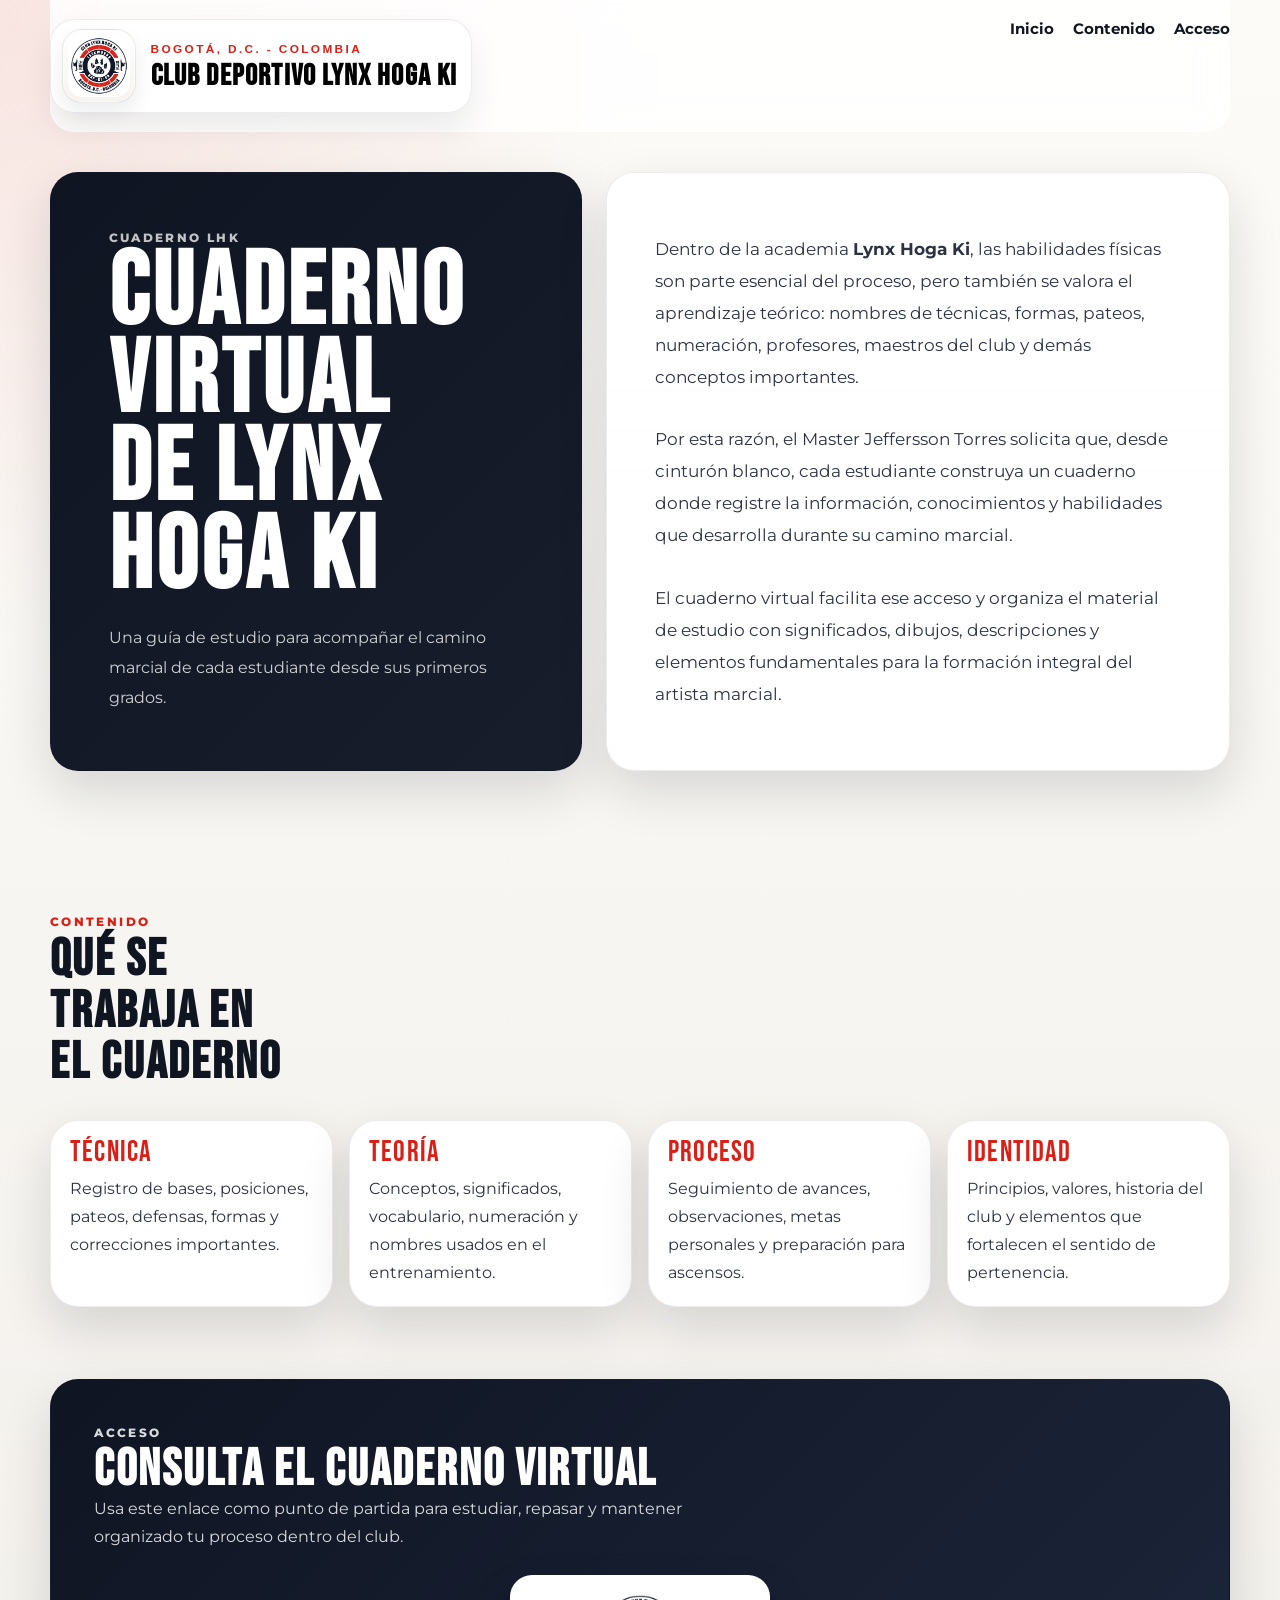
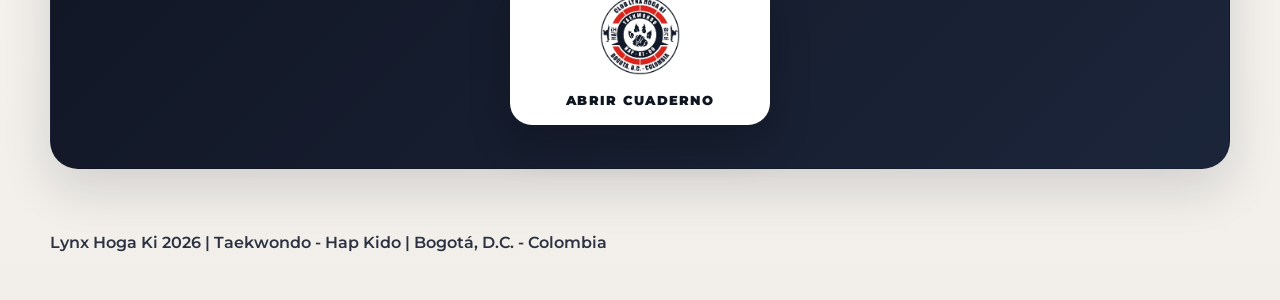
<file: cuaderno_LHK.html>
<!DOCTYPE html>
<html lang="es">
<head>
  <meta charset="UTF-8">
  <meta name="viewport" content="width=device-width, initial-scale=1.0">
  <title>Cuaderno LHK | Lynx Hoga Ki</title>
  <meta
    name="description"
    content="Cuaderno virtual de Lynx Hoga Ki: material de estudio para técnica, teoría, formas, vocabulario y proceso marcial del club."
  >
  <link rel="icon" type="image/png" href="favicon.png">
  <link rel="preconnect" href="https://fonts.googleapis.com">
  <link rel="preconnect" href="https://fonts.gstatic.com" crossorigin>
  <link href="https://fonts.googleapis.com/css2?family=Bebas+Neue&family=Montserrat:wght@400;500;600;700;800&display=swap" rel="stylesheet">
  <link rel="stylesheet" href="styles.css">
</head>
<body class="cuaderno-page">
  <header class="site-header">
    <div class="brand-menu">
      <button
        class="brand-menu-toggle"
        type="button"
        aria-expanded="false"
        aria-controls="brand-menu-panel-cuaderno"
        aria-label="Abrir menú del club"
      >
        <div class="brand cuaderno-brand">
          <img src="Lynx.jpg" alt="Logo del club Lynx Hoga Ki">
          <div>
            <p class="eyebrow">Bogotá, D.C. - Colombia</p>
            <h1>Club Deportivo Lynx Hoga Ki</h1>
          </div>
        </div>
      </button>
      <div id="brand-menu-panel-cuaderno" class="brand-menu-panel">
        <a href="index.html">Inicio</a>
        <a href="album-fotos.html">Álbum de fotos</a>
        <a href="cronograma.html">Cronograma</a>
        <a href="cuaderno_LHK.html">Cuaderno LHK</a>
        <a href="profesores.html">Equipo formativo</a>
      </div>
    </div>
    <nav id="site-nav" class="site-nav">
      <a href="index.html">Inicio</a>
      <a href="#contenido">Contenido</a>
      <a href="#acceso">Acceso</a>
    </nav>
  </header>

  <main>
    <section class="section notebook-hero" id="inicio">
      <div class="notebook-hero-copy">
        <p class="eyebrow">Cuaderno LHK</p>
        <h2>Cuaderno virtual de Lynx Hoga Ki</h2>
        <p>
          Una guía de estudio para acompañar el camino marcial de cada estudiante desde sus primeros grados.
        </p>
      </div>
      <div class="notebook-hero-panel">
        <p>
          Dentro de la academia <strong>Lynx Hoga Ki</strong>, las habilidades físicas son parte esencial del proceso,
          pero también se valora el aprendizaje teórico: nombres de técnicas, formas, pateos, numeración, profesores,
          maestros del club y demás conceptos importantes.
        </p>
        <p>
          Por esta razón, el Master Jeffersson Torres solicita que, desde cinturón blanco, cada estudiante
          construya un cuaderno donde registre la información, conocimientos y habilidades que desarrolla
          durante su camino marcial.
        </p>
        <p>
          El cuaderno virtual facilita ese acceso y organiza el material de estudio con significados, dibujos,
          descripciones y elementos fundamentales para la formación integral del artista marcial.
        </p>
      </div>
    </section>

    <section class="section notebook-section" id="contenido">
      <div class="section-heading">
        <p class="eyebrow">Contenido</p>
        <h2>Qué se trabaja en el cuaderno</h2>
      </div>
      <div class="notebook-list-grid">
        <div>
          <span>Técnica</span>
          <p>Registro de bases, posiciones, pateos, defensas, formas y correcciones importantes.</p>
        </div>
        <div>
          <span>Teoría</span>
          <p>Conceptos, significados, vocabulario, numeración y nombres usados en el entrenamiento.</p>
        </div>
        <div>
          <span>Proceso</span>
          <p>Seguimiento de avances, observaciones, metas personales y preparación para ascensos.</p>
        </div>
        <div>
          <span>Identidad</span>
          <p>Principios, valores, historia del club y elementos que fortalecen el sentido de pertenencia.</p>
        </div>
      </div>
    </section>

    <section class="section notebook-access" id="acceso">
      <div>
        <p class="eyebrow">Acceso</p>
        <h2>Consulta el cuaderno virtual</h2>
        <p>
          Usa este enlace como punto de partida para estudiar, repasar y mantener organizado tu proceso dentro del club.
        </p>
      </div>
      <a
        href="https://1drv.ms/w/c/ac915853af4fed24/IQBpw6HBkIUhQ4FvApcLDePGAfIGirzihrf1lrcrthIGeB8"
        target="_blank"
        rel="noopener noreferrer"
        class="btn-cuaderno"
        aria-label="Abrir cuaderno virtual de Lynx Hoga Ki"
      >
        <img src="Lynx.jpg" alt="Logo de Lynx Hoga Ki">
        <span>Abrir cuaderno</span>
      </a>
    </section>
  </main>

  <footer class="site-footer">
    <p>Lynx Hoga Ki <span id="year"></span> | Taekwondo - Hap Kido | Bogotá, D.C. - Colombia</p>
  </footer>

  <script src="script.js"></script>
</body>
</html>
</file>
<file: styles.css>
:root {
  --bg: #f5f3ef;
  --surface: #ffffff;
  --ink: #101522;
  --ink-soft: #2c3242;
  --red: #d91f16;
  --red-deep: #b9150d;
  --line: rgba(16, 21, 34, 0.12);
  --shadow: 0 20px 50px rgba(16, 21, 34, 0.14);
  --radius: 28px;
  --content: 1180px;
}

* {
  box-sizing: border-box;
}

html {
  scroll-behavior: smooth;
}

body {
  margin: 0;
  font-family: "Montserrat", sans-serif;
  background:
    radial-gradient(circle at top left, rgba(217, 31, 22, 0.1), transparent 28%),
    linear-gradient(180deg, #fcfbf8 0%, #f2efea 100%);
  color: var(--ink);
}

img {
  display: block;
  max-width: 100%;
}

a {
  color: inherit;
  text-decoration: none;
}

.site-header,
.hero,
.section,
.site-footer {
  width: min(calc(100% - 2rem), var(--content));
  margin: 0 auto;
}

.site-header {
  display: flex;
  align-items: center;
  justify-content: space-between;
  gap: 1rem;
  padding: 1.2rem 0;
  position: sticky;
  top: 0;
  z-index: 10;
  backdrop-filter: blur(14px);
}

.brand-menu {
  position: relative;
}

.brand-menu-toggle {
  border: 0;
  padding: 0;
  background: transparent;
  text-align: left;
  cursor: pointer;
}

.site-nav {
  display: flex;
  gap: 1.2rem;
  font-weight: 700;
  font-size: 0.95rem;
}

.site-nav a {
  position: relative;
}

.site-nav a::after {
  content: "";
  position: absolute;
  left: 0;
  bottom: -0.25rem;
  width: 100%;
  height: 2px;
  background: var(--red);
  transform: scaleX(0);
  transform-origin: left;
  transition: transform 180ms ease;
}

.site-nav a:hover::after,
.site-nav a:focus-visible::after {
  transform: scaleX(1);
}

.site-header::before {
  content: "";
  position: absolute;
  inset: 0;
  background: rgba(255, 255, 255, 0.82);
  border: 1px solid rgba(255, 255, 255, 0.6);
  border-radius: 0 0 24px 24px;
  z-index: -1;
}

.brand {
  display: flex;
  align-items: center;
  gap: 0.9rem;
  padding: 0.55rem 0.85rem 0.55rem 0.7rem;
  border-radius: 24px;
  background: rgba(255, 255, 255, 0.82);
  border: 1px solid rgba(16, 21, 34, 0.08);
  box-shadow: 0 16px 32px rgba(16, 21, 34, 0.08);
  backdrop-filter: blur(10px);
}

.brand > div {
  display: grid;
  gap: 0.06rem;
}

.brand-menu-panel {
  position: absolute;
  top: calc(100% + 0.8rem);
  left: 0;
  min-width: 240px;
  padding: 0.8rem;
  display: none;
  flex-direction: column;
  gap: 0.35rem;
  background: rgba(255, 255, 255, 0.98);
  border: 1px solid rgba(16, 21, 34, 0.08);
  border-radius: 22px;
  box-shadow: 0 24px 40px rgba(16, 21, 34, 0.18);
  z-index: 20;
}

.brand-menu-panel.open {
  display: flex;
}

.brand-menu-panel a {
  padding: 0.8rem 0.9rem;
  border-radius: 14px;
  font-weight: 700;
  color: var(--ink);
  transition: background 180ms ease, color 180ms ease;
}

.brand-menu-panel a:hover,
.brand-menu-panel a:focus-visible {
  background: rgba(217, 31, 22, 0.08);
  color: var(--red-deep);
}

.brand img {
  width: 68px;
  height: 68px;
  object-fit: contain;
  border-radius: 18px;
  background:
    linear-gradient(180deg, rgba(255, 255, 255, 0.98), rgba(246, 243, 238, 0.96)),
    #fff;
  border: 1px solid rgba(16, 21, 34, 0.08);
  box-shadow:
    inset 0 0 0 1px rgba(255, 255, 255, 0.62),
    0 10px 20px rgba(16, 21, 34, 0.08);
  padding: 0.35rem;
}

.cuaderno-page .site-header {
  align-items: flex-start;
}

.cuaderno-page .brand {
  min-width: 360px;
}

.cuaderno-page .cuaderno-brand {
  background: rgba(255, 255, 255, 0.94);
}

.cuaderno-page .cuaderno-brand img {
  width: 74px;
  height: 74px;
  border-radius: 20px;
  padding: 0.32rem;
}

.cuaderno-page .cuaderno-brand h1 {
  font-size: 1.85rem;
  line-height: 0.95;
}

.brand h1,
.hero h2,
.section h2,
.info-card h3 {
  margin: 0;
  font-family: "Bebas Neue", sans-serif;
  letter-spacing: 0.04em;
}

.brand h1 {
  font-size: 2rem;
  line-height: 1;
}

.eyebrow {
  margin: 0 0 0.35rem;
  text-transform: uppercase;
  letter-spacing: 0.2em;
  font-size: 0.74rem;
  font-weight: 800;
  color: var(--red);
}

.hero {
  display: grid;
  grid-template-columns: 1.1fr 0.9fr;
  align-items: center;
  gap: 3rem;
  padding: 4.5rem 0 3rem;
}

.hero h2 {
  font-size: clamp(3rem, 7vw, 5.9rem);
  line-height: 0.95;
  max-width: 10ch;
}

.hero-text,
.director-lead,
.philosophy-text p,
.cta-box p {
  font-size: 1.05rem;
  line-height: 1.75;
  color: var(--ink-soft);
}

.hero-actions {
  display: flex;
  flex-wrap: wrap;
  gap: 1rem;
  margin-top: 2rem;
}

.button {
  display: inline-flex;
  align-items: center;
  justify-content: center;
  min-height: 52px;
  padding: 0.85rem 1.4rem;
  border-radius: 999px;
  font-weight: 800;
  transition: transform 180ms ease, background 180ms ease, color 180ms ease;
}

.button:hover,
.button:focus-visible {
  transform: translateY(-2px);
}

.button-primary {
  background: var(--red);
  color: #fff;
  box-shadow: 0 16px 35px rgba(217, 31, 22, 0.26);
}

.button-primary:hover,
.button-primary:focus-visible {
  background: var(--red-deep);
}

.button-secondary {
  border: 1px solid var(--line);
  background: rgba(255, 255, 255, 0.74);
}

.hero-visual {
  position: relative;
  min-height: 520px;
  display: grid;
  place-items: center;
}

.hero-ring {
  position: absolute;
  inset: 4% 8%;
  border-radius: 50%;
  border: 24px solid rgba(16, 21, 34, 0.94);
  box-shadow:
    inset 0 0 0 18px #fff,
    inset 0 0 0 46px rgba(217, 31, 22, 0.96),
    0 20px 48px rgba(16, 21, 34, 0.08);
  transform: rotate(-7deg);
}

.hero-card {
  position: relative;
  width: min(460px, 100%);
  padding: 3rem 2rem 2rem;
  background:
    linear-gradient(180deg, rgba(255, 255, 255, 0.96), rgba(255, 255, 255, 0.88)),
    #fff;
  border-radius: 38px;
  box-shadow: 0 24px 55px rgba(16, 21, 34, 0.16);
  border: 1px solid rgba(255, 255, 255, 0.8);
  overflow: hidden;
  isolation: isolate;
}

.hero-card::before {
  content: "";
  position: absolute;
  top: 1rem;
  left: 1rem;
  width: 92px;
  height: 92px;
  border-radius: 24px;
  background:
    linear-gradient(180deg, rgba(255, 255, 255, 0.98), rgba(245, 242, 237, 0.96)),
    url("Lynx.jpg") center / contain no-repeat;
  border: 1px solid rgba(16, 21, 34, 0.08);
  box-shadow: 0 14px 30px rgba(16, 21, 34, 0.14);
  opacity: 0.98;
  z-index: 1;
}

.hero-card::after {
  content: "";
  position: absolute;
  inset: auto -14% -18% auto;
  width: 220px;
  height: 220px;
  border-radius: 50%;
  background: radial-gradient(circle, rgba(217, 31, 22, 0.14), transparent 65%);
  pointer-events: none;
}

.hero-card img {
  position: relative;
  z-index: 0;
  width: 100%;
  border-radius: 26px;
  box-shadow: 0 18px 38px rgba(16, 21, 34, 0.08);
  margin-top: 1rem;
}

.lynx-mark {
  position: absolute;
  right: -1.2rem;
  bottom: -1.2rem;
  width: 130px;
  height: 130px;
  background: #fff;
  border-radius: 32px;
  box-shadow: var(--shadow);
  display: grid;
  place-items: center;
  grid-template-columns: repeat(2, 1fr);
  padding: 1rem;
  gap: 0.35rem;
}

.lynx-mark span {
  display: block;
  background: var(--ink);
}

.lynx-mark span:not(.pad) {
  width: 22px;
  height: 30px;
  border-radius: 50% 50% 45% 45%;
}

.lynx-mark .pad {
  grid-column: 1 / -1;
  justify-self: center;
  width: 54px;
  height: 48px;
  border-radius: 46% 46% 40% 40%;
}

.section {
  padding: 4.5rem 0;
}

.section-heading {
  margin-bottom: 2rem;
}

.section h2 {
  font-size: clamp(2.3rem, 4vw, 4rem);
  line-height: 1;
  max-width: 12ch;
}

.section-dark {
  background:
    linear-gradient(135deg, rgba(16, 21, 34, 0.98), rgba(25, 31, 45, 0.95)),
    var(--ink);
  color: #fff;
  width: 100%;
  margin-top: 2rem;
}

.section-dark .section-heading,
.section-dark .director-grid {
  width: min(calc(100% - 2rem), var(--content));
  margin-left: auto;
  margin-right: auto;
}

.section-dark .eyebrow,
.section-dark .hero-text,
.section-dark .director-lead,
.section-dark .rank-label {
  color: rgba(255, 255, 255, 0.78);
}

.director-grid {
  display: grid;
  grid-template-columns: 1.2fr 0.8fr;
  gap: 1.5rem;
  align-items: start;
}

.director-copy {
  display: grid;
  gap: 1.5rem;
}

.director-card,
.info-card,
.principles-panel,
.cta-box {
  border-radius: var(--radius);
  box-shadow: var(--shadow);
}

.director-card {
  padding: 2rem;
  background: rgba(255, 255, 255, 0.06);
  border: 1px solid rgba(255, 255, 255, 0.08);
}

.director-photo-frame {
  margin: 0;
  align-self: start;
  padding: 0.55rem;
  border-radius: 30px;
  background: #05070d;
  border: 2px solid rgba(255, 255, 255, 0.08);
  box-shadow: var(--shadow);
  overflow: hidden;
}

.director-photo-frame img {
  width: 100%;
  aspect-ratio: 4 / 5.2;
  height: auto;
  object-fit: cover;
  object-position: center top;
  border-radius: 22px;
}

.rank-list {
  display: grid;
  grid-template-columns: repeat(2, minmax(0, 1fr));
  gap: 1rem;
  margin-top: 2rem;
}

.rank-value {
  display: block;
  font-family: "Bebas Neue", sans-serif;
  font-size: 2.6rem;
  letter-spacing: 0.05em;
  color: #fff;
}

.rank-label {
  display: block;
  margin-top: 0.25rem;
}

.card-grid {
  display: grid;
  grid-template-columns: repeat(3, minmax(0, 1fr));
  gap: 1.25rem;
}

.schedule-grid {
  display: grid;
  grid-template-columns: repeat(3, minmax(0, 1fr));
  gap: 1.25rem;
}

.info-card {
  background: rgba(255, 255, 255, 0.84);
  padding: 2rem;
  border: 1px solid rgba(16, 21, 34, 0.06);
  position: relative;
  overflow: hidden;
}

.info-card::before {
  content: "";
  position: absolute;
  inset: 0 auto auto 0;
  width: 100%;
  height: 5px;
  background: linear-gradient(90deg, var(--red), rgba(16, 21, 34, 0.82));
}

.schedule-card {
  background:
    linear-gradient(180deg, rgba(255, 255, 255, 0.94), rgba(255, 255, 255, 0.82)),
    #fff;
  padding: 2rem;
  border-radius: var(--radius);
  border: 1px solid rgba(16, 21, 34, 0.08);
  box-shadow: var(--shadow);
}

.schedule-label {
  display: inline-block;
  margin-bottom: 0.75rem;
  color: var(--red);
  font-size: 0.76rem;
  font-weight: 800;
  text-transform: uppercase;
  letter-spacing: 0.16em;
}

.schedule-card h3 {
  margin: 0 0 0.8rem;
  font-family: "Bebas Neue", sans-serif;
  font-size: 2rem;
  line-height: 1;
  letter-spacing: 0.04em;
}

.schedule-card p {
  margin: 0;
  color: var(--ink-soft);
  line-height: 1.7;
}

.info-card h3 {
  font-size: 2rem;
  margin-bottom: 0.7rem;
}

.info-card p {
  margin: 0;
  line-height: 1.7;
  color: var(--ink-soft);
}

.accent-red {
  background: linear-gradient(180deg, rgba(217, 31, 22, 0.96), rgba(185, 21, 13, 0.96));
  color: #fff;
}

.accent-red p {
  color: rgba(255, 255, 255, 0.86);
}

.accent-black {
  background: linear-gradient(180deg, rgba(16, 21, 34, 0.98), rgba(31, 37, 50, 0.98));
  color: #fff;
}

.accent-black p {
  color: rgba(255, 255, 255, 0.8);
}

.accent-outline {
  background:
    linear-gradient(#fff, #fff) padding-box,
    linear-gradient(135deg, var(--red), var(--ink)) border-box;
  border: 2px solid transparent;
}

.philosophy-layout {
  display: grid;
  grid-template-columns: 1fr 0.9fr;
  gap: 1.5rem;
  align-items: stretch;
}

.philosophy-text {
  padding-right: 1rem;
}

.ethics-button {
  display: inline-grid;
  justify-items: center;
  gap: 0.55rem;
  margin-top: 1rem;
  padding: 1rem 1.2rem;
  border: 1px solid rgba(16, 21, 34, 0.1);
  border-radius: 18px;
  background: rgba(255, 255, 255, 0.84);
  color: var(--ink);
  font: inherit;
  font-weight: 800;
  cursor: pointer;
  box-shadow: 0 14px 30px rgba(16, 21, 34, 0.08);
  transition: transform 180ms ease, box-shadow 180ms ease, color 180ms ease;
}

.ethics-button:hover,
.ethics-button:focus-visible {
  color: var(--red-deep);
  transform: translateY(-2px);
  box-shadow: 0 18px 36px rgba(16, 21, 34, 0.12);
}

.paw-icon {
  position: relative;
  display: block;
  width: 48px;
  height: 44px;
}

.paw-icon span {
  position: absolute;
  display: block;
  background: var(--red);
}

.paw-icon span:not(:last-child) {
  width: 12px;
  height: 17px;
  border-radius: 50%;
}

.paw-icon span:nth-child(1) {
  left: 3px;
  top: 14px;
  transform: rotate(-28deg);
}

.paw-icon span:nth-child(2) {
  left: 12px;
  top: 2px;
  transform: rotate(-10deg);
}

.paw-icon span:nth-child(3) {
  right: 12px;
  top: 2px;
  transform: rotate(10deg);
}

.paw-icon span:nth-child(4) {
  right: 3px;
  top: 14px;
  transform: rotate(28deg);
}

.paw-icon span:nth-child(5) {
  left: 11px;
  bottom: 0;
  width: 26px;
  height: 22px;
  border-radius: 48% 48% 42% 42%;
}

.ethics-modal {
  position: fixed;
  inset: 0;
  z-index: 100;
  display: none;
  align-items: center;
  justify-content: center;
  padding: 1rem;
  background: rgba(5, 7, 13, 0.78);
  backdrop-filter: blur(10px);
}

.ethics-modal.open {
  display: flex;
}

.ethics-modal-card {
  position: relative;
  width: min(920px, 100%);
  max-height: min(90vh, 920px);
  overflow: auto;
  padding: 1.4rem;
  border-radius: 24px;
  background: #fff;
  box-shadow: 0 28px 70px rgba(16, 21, 34, 0.3);
}

.ethics-modal-card h2 {
  margin: 0 3rem 1rem 0;
  font-family: "Bebas Neue", sans-serif;
  font-size: clamp(2.2rem, 5vw, 3.6rem);
  letter-spacing: 0.04em;
  line-height: 1;
}

.ethics-modal-card img {
  width: 100%;
  border-radius: 14px;
  border: 1px solid rgba(16, 21, 34, 0.08);
}

.ethics-close {
  position: absolute;
  top: 0.9rem;
  right: 0.9rem;
  width: 44px;
  height: 44px;
  border: 0;
  border-radius: 50%;
  background: var(--ink);
  color: #fff;
  font-size: 1.1rem;
  font-weight: 800;
  cursor: pointer;
}

.ethics-close:hover,
.ethics-close:focus-visible {
  background: var(--red);
}

.principles-panel {
  background:
    linear-gradient(180deg, rgba(255, 255, 255, 0.96), rgba(255, 255, 255, 0.88)),
    #fff;
  padding: 2rem;
  display: grid;
  grid-template-columns: repeat(2, minmax(0, 1fr));
  gap: 1.5rem;
  align-content: center;
  border: 1px solid rgba(16, 21, 34, 0.08);
}

.principles-list h3 {
  margin: 0 0 1rem;
  font-family: "Bebas Neue", sans-serif;
  font-size: 2rem;
  letter-spacing: 0.04em;
  color: var(--ink);
}

.principles-list ul {
  margin: 0;
  padding-left: 1.4rem;
}

.principles-list li {
  margin-bottom: 0.7rem;
  color: var(--ink);
  font-weight: 600;
  line-height: 1.6;
}

.principles-list li::marker {
  color: var(--red);
}

.cta {
  padding-bottom: 5rem;
}

.cta-box {
  padding: 2.4rem;
  background:
    linear-gradient(135deg, rgba(255, 255, 255, 0.95), rgba(255, 255, 255, 0.86)),
    #fff;
  border: 1px solid rgba(16, 21, 34, 0.08);
  position: relative;
  overflow: hidden;
}

.cta-box::after {
  content: "";
  position: absolute;
  inset: auto -4rem -4rem auto;
  width: 200px;
  height: 200px;
  border-radius: 50%;
  background: rgba(217, 31, 22, 0.12);
}

.location-layout {
  display: grid;
  grid-template-columns: 1.1fr 0.9fr;
  gap: 1.5rem;
  align-items: center;
}

.location-copy {
  position: relative;
  z-index: 1;
}

.contact-lines {
  font-weight: 700;
  color: var(--ink);
}

.social-links {
  margin-top: 1.4rem;
  display: grid;
  gap: 0.75rem;
}

.social-label {
  margin: 0;
  text-transform: uppercase;
  letter-spacing: 0.14em;
  font-size: 0.76rem;
  font-weight: 800;
  color: var(--red);
}

.social-list {
  display: flex;
  flex-wrap: wrap;
  gap: 0.8rem;
}

.social-list a {
  display: inline-flex;
  align-items: center;
  gap: 0.65rem;
  min-height: 48px;
  padding: 0.65rem 0.9rem;
  border-radius: 999px;
  background: rgba(255, 255, 255, 0.78);
  border: 1px solid rgba(16, 21, 34, 0.1);
  color: var(--ink);
  font-weight: 800;
  box-shadow: 0 12px 28px rgba(16, 21, 34, 0.08);
  transition: transform 180ms ease, box-shadow 180ms ease, color 180ms ease;
}

.social-list a[href*="instagram.com"] {
  background:
    linear-gradient(135deg, rgba(225, 48, 108, 0.12), rgba(255, 255, 255, 0.86)),
    rgba(255, 255, 255, 0.78);
  border-color: rgba(225, 48, 108, 0.24);
}

.social-list a[href*="facebook.com"] {
  background:
    linear-gradient(135deg, rgba(24, 119, 242, 0.12), rgba(255, 255, 255, 0.86)),
    rgba(255, 255, 255, 0.78);
  border-color: rgba(24, 119, 242, 0.24);
}

.social-list a:hover,
.social-list a:focus-visible {
  color: var(--red-deep);
  transform: translateY(-2px);
  box-shadow: 0 16px 32px rgba(16, 21, 34, 0.12);
}

.social-list img {
  width: 26px;
  height: 26px;
  object-fit: contain;
}

.map-card {
  position: relative;
  min-height: 260px;
  padding: 1.5rem;
  border-radius: 26px;
  overflow: hidden;
  background:
    linear-gradient(135deg, rgba(16, 21, 34, 0.98), rgba(32, 38, 53, 0.98)),
    var(--ink);
  color: #fff;
  box-shadow: var(--shadow);
  border: 1px solid rgba(255, 255, 255, 0.08);
}

.map-grid {
  position: absolute;
  inset: 0;
  background-image:
    linear-gradient(rgba(255, 255, 255, 0.06) 1px, transparent 1px),
    linear-gradient(90deg, rgba(255, 255, 255, 0.06) 1px, transparent 1px);
  background-size: 32px 32px;
  mask-image: linear-gradient(180deg, rgba(0, 0, 0, 0.9), transparent);
}

.map-pin {
  position: absolute;
  top: 1.4rem;
  right: 1.4rem;
  width: 18px;
  height: 18px;
  background: var(--red);
  border-radius: 50% 50% 50% 0;
  transform: rotate(-45deg);
  box-shadow: 0 0 0 8px rgba(217, 31, 22, 0.12);
}

.map-pin::after {
  content: "";
  position: absolute;
  inset: 4px;
  border-radius: 50%;
  background: #fff;
}

.map-card-content {
  position: relative;
  z-index: 1;
  display: flex;
  flex-direction: column;
  justify-content: flex-end;
  height: 100%;
}

.map-label {
  margin: 0 0 0.5rem;
  text-transform: uppercase;
  letter-spacing: 0.14em;
  font-size: 0.78rem;
  font-weight: 800;
  color: rgba(255, 255, 255, 0.72);
}

.map-card h3 {
  margin: 0 0 0.5rem;
  font-family: "Bebas Neue", sans-serif;
  font-size: 2.2rem;
  letter-spacing: 0.04em;
  line-height: 1;
}

.map-card p {
  margin: 0;
  color: rgba(255, 255, 255, 0.82);
  line-height: 1.6;
}

.map-link {
  display: inline-flex;
  align-items: center;
  width: fit-content;
  margin-top: 1rem;
  padding-bottom: 0.2rem;
  border-bottom: 2px solid var(--red);
  font-weight: 800;
  letter-spacing: 0.04em;
}

.site-footer {
  padding: 0 0 2rem;
  color: var(--ink-soft);
  font-weight: 600;
}

@media (max-width: 980px) {
  .hero,
  .director-grid,
  .card-grid,
  .schedule-grid,
  .philosophy-layout,
  .location-layout {
    grid-template-columns: 1fr;
  }

  .hero {
    padding-top: 3rem;
  }

  .hero h2,
  .section h2 {
    max-width: none;
  }

  .philosophy-text {
    padding-right: 0;
  }
}

@media (max-width: 760px) {
  .site-header {
    flex-wrap: wrap;
    padding-bottom: 1rem;
  }

  .site-nav {
    width: 100%;
    justify-content: center;
    flex-wrap: wrap;
    gap: 0.9rem 1.2rem;
  }

  .brand-menu-panel {
    left: 0;
    right: auto;
    min-width: 220px;
  }

  .brand h1 {
    font-size: 1.6rem;
  }

  .brand img {
    width: 60px;
    height: 60px;
  }

  .hero-visual {
    min-height: 420px;
  }

  .hero-ring {
    inset: 8% 4%;
    border-width: 18px;
    box-shadow:
      inset 0 0 0 16px #fff,
      inset 0 0 0 34px rgba(217, 31, 22, 0.96);
  }

  .hero-card {
    padding: 1rem;
  }

  .lynx-mark {
    width: 104px;
    height: 104px;
    right: -0.5rem;
    bottom: -0.5rem;
  }

  .rank-list,
  .principles-panel {
    grid-template-columns: 1fr;
  }
}

.btn-cuaderno {
  width: min(260px, 100%);
  min-height: 150px;
  margin-top: 2rem;
  padding: 1rem;
  display: inline-grid;
  place-items: center;
  gap: 0.75rem;
  border-radius: 22px;
  background: #fff;
  color: var(--ink);
  font-weight: 900;
  text-transform: uppercase;
  letter-spacing: 0.08em;
  box-shadow: 0 20px 40px rgba(0, 0, 0, 0.22);
  transition: transform 180ms ease, box-shadow 180ms ease;
}

.btn-cuaderno img {
  width: 118px;
  height: 82px;
  object-fit: contain;
}

.btn-cuaderno span {
  font-size: 0.84rem;
}

.btn-cuaderno:hover,
.btn-cuaderno:focus-visible {
  transform: translateY(-3px);
  box-shadow: 0 26px 48px rgba(0, 0, 0, 0.28);
}

.notebook-hero {
  display: grid;
  grid-template-columns: minmax(0, 0.92fr) minmax(0, 1.08fr);
  gap: 1.5rem;
  align-items: stretch;
  padding-top: 2.5rem;
}

.notebook-hero-copy,
.notebook-hero-panel,
.notebook-info,
.notebook-list-grid div,
.notebook-access {
  border-radius: var(--radius);
  border: 1px solid rgba(16, 21, 34, 0.08);
  box-shadow: var(--shadow);
}

.notebook-hero-copy {
  min-height: 560px;
  padding: clamp(2rem, 5vw, 3.6rem);
  display: flex;
  flex-direction: column;
  justify-content: center;
  background:
    linear-gradient(135deg, rgba(16, 21, 34, 0.98), rgba(24, 30, 43, 0.98)),
    var(--ink);
  color: #fff;
}

.notebook-hero-copy .eyebrow {
  color: rgba(255, 255, 255, 0.74);
}

.notebook-hero-copy h2 {
  margin: 0;
  max-width: 7ch;
  font-family: "Bebas Neue", sans-serif;
  font-size: clamp(3.8rem, 8vw, 6.8rem);
  line-height: 0.86;
  letter-spacing: 0.04em;
}

.notebook-hero-copy p:not(.eyebrow) {
  max-width: 460px;
  margin: 1.2rem 0 0;
  color: rgba(255, 255, 255, 0.8);
  line-height: 1.85;
  font-size: 1.02rem;
}

.notebook-hero-panel {
  padding: clamp(2rem, 4vw, 3rem);
  display: grid;
  align-content: center;
  gap: 1.5rem;
  background:
    linear-gradient(180deg, rgba(255, 255, 255, 0.98), rgba(255, 255, 255, 0.92)),
    #fff;
}

.notebook-hero-panel p {
  margin: 0;
  color: var(--ink-soft);
  line-height: 1.85;
  font-size: 1.08rem;
}

.notebook-hero-panel p + p {
  margin-top: 0.4rem;
}

.notebook-text-grid {
  display: grid;
  grid-template-columns: repeat(3, minmax(0, 1fr));
  gap: 1rem;
}

.notebook-info {
  padding: 1.15rem 1.2rem;
  background: rgba(255, 255, 255, 0.92);
}

.notebook-info h3,
.notebook-list-grid span {
  margin: 0 0 0.45rem;
  font-family: "Bebas Neue", sans-serif;
  font-size: 1.8rem;
  letter-spacing: 0.04em;
  line-height: 1;
  color: var(--ink);
}

.notebook-info p,
.notebook-list-grid p,
.notebook-access p {
  margin: 0;
  color: var(--ink-soft);
  line-height: 1.75;
}

.notebook-list-grid {
  display: grid;
  grid-template-columns: repeat(4, minmax(0, 1fr));
  gap: 1rem;
}

.notebook-list-grid div {
  padding: 1.15rem 1.2rem;
  background:
    linear-gradient(180deg, rgba(255, 255, 255, 0.96), rgba(255, 255, 255, 0.9)),
    #fff;
}

.notebook-list-grid span {
  display: block;
  color: var(--red);
}

.notebook-access {
  display: grid;
  grid-template-columns: minmax(0, 1fr);
  gap: 1.25rem;
  padding: clamp(1.8rem, 4vw, 2.7rem);
  background:
    linear-gradient(135deg, rgba(16, 21, 34, 0.98), rgba(28, 38, 58, 0.98)),
    var(--ink);
  color: #fff;
  margin-bottom: 4rem;
}

.notebook-access > div {
  max-width: 640px;
}

.notebook-access .eyebrow,
.notebook-access p {
  color: rgba(255, 255, 255, 0.84);
}

.notebook-access h2 {
  max-width: none;
}

.notebook-access .btn-cuaderno {
  margin-top: 0.25rem;
  justify-self: center;
}

.notebook-access .btn-cuaderno img {
  width: 126px;
  height: 88px;
}

@media (max-width: 980px) {
  .notebook-hero,
  .notebook-text-grid,
  .notebook-list-grid {
    grid-template-columns: 1fr;
  }

  .notebook-hero-copy {
    min-height: auto;
  }

  .notebook-hero-copy h2 {
    max-width: none;
  }
}

@media (max-width: 760px) {
  .cuaderno-page .brand {
    min-width: 0;
  }

  .cuaderno-page .cuaderno-brand {
    padding: 0.45rem 0.65rem;
  }

  .cuaderno-page .cuaderno-brand img {
    width: 56px;
    height: 56px;
  }

  .cuaderno-page .cuaderno-brand h1 {
    font-size: 1.35rem;
  }

  .notebook-hero-copy h2 {
    font-size: clamp(3rem, 15vw, 4.6rem);
    max-width: none;
  }

  .btn-cuaderno {
    min-height: 132px;
  }

  .btn-cuaderno img {
    width: 96px;
    height: 68px;
  }
}
</file>
